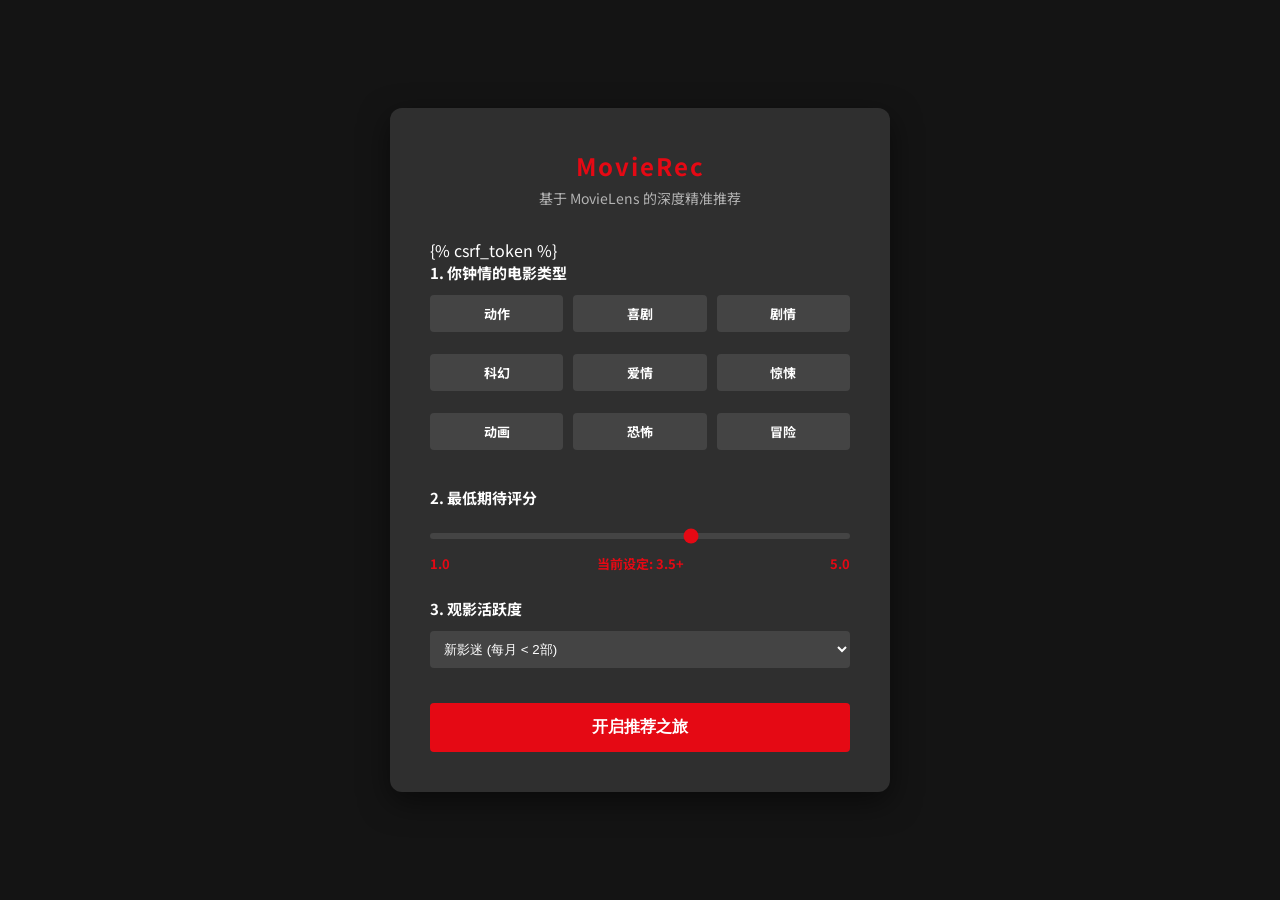
<file: templates/collect.html>
<!DOCTYPE html>
<html lang="zh-CN">
<head>
    <meta charset="UTF-8">
    <meta name="viewport" content="width=device-width, initial-scale=1.0">
    <title>MovieRec - 智能电影推荐</title>
    <link href="https://fonts.googleapis.com/css2?family=Noto+Sans+SC:wght@300;400;700&display=swap" rel="stylesheet">
    <style>
        :root {
            --primary-color: #e50914; /* Netflix Red */
            --bg-color: #141414;
            --card-bg: #2f2f2f;
            --text-main: #ffffff;
            --text-dim: #b3b3b3;
        }

        * { margin: 0; padding: 0; box-sizing: border-box; }

        body {
            background-color: var(--bg-color);
            color: var(--text-main);
            font-family: 'Noto Sans SC', sans-serif;
            display: flex;
            justify-content: center;
            align-items: center;
            min-height: 100vh;
            padding: 20px;
        }

        .container {
            background: var(--card-bg);
            width: 100%;
            max-width: 500px;
            padding: 40px;
            border-radius: 12px;
            box-shadow: 0 10px 30px rgba(0,0,0,0.5);
        }

        header { text-align: center; margin-bottom: 30px; }
        header h1 { font-size: 24px; color: var(--primary-color); letter-spacing: 2px; }
        header p { color: var(--text-dim); font-size: 14px; margin-top: 5px; }

        .form-group { margin-bottom: 25px; }
        .form-group label { display: block; margin-bottom: 12px; font-weight: bold; font-size: 15px; }

        /* 标签式多选优化 */
        .genre-grid {
            display: grid;
            grid-template-columns: repeat(3, 1fr);
            gap: 10px;
        }

        .genre-item { position: relative; }
        .genre-item input {
            position: absolute;
            opacity: 0;
            cursor: pointer;
        }

        .genre-label {
            display: block;
            padding: 8px;
            background: #444;
            text-align: center;
            border-radius: 4px;
            font-size: 13px;
            transition: all 0.3s;
            cursor: pointer;
            border: 1px solid transparent;
        }

        .genre-item input:checked + .genre-label {
            background: var(--primary-color);
            border-color: #fff;
        }

        /* 范围滑块美化 */
        input[type=range] {
            width: 100%;
            accent-color: var(--primary-color);
            background: #444;
            height: 6px;
            border-radius: 5px;
            appearance: none;
        }

        .rating-info {
            display: flex;
            justify-content: space-between;
            margin-top: 10px;
            font-size: 13px;
            color: var(--primary-color);
            font-weight: bold;
        }

        /* 提交按钮 */
        .submit-btn {
            width: 100%;
            padding: 14px;
            background: var(--primary-color);
            color: white;
            border: none;
            border-radius: 4px;
            font-size: 16px;
            font-weight: bold;
            cursor: pointer;
            transition: transform 0.2s, opacity 0.2s;
            margin-top: 10px;
        }

        .submit-btn:hover { opacity: 0.9; transform: translateY(-1px); }
        .submit-btn:disabled { background: #666; cursor: not-allowed; }

        /* 加载动画 */
        .loader {
            display: none;
            text-align: center;
            margin-top: 15px;
        }
        .spinner {
            width: 30px;
            height: 30px;
            border: 3px solid #f3f3f3;
            border-top: 3px solid var(--primary-color);
            border-radius: 50%;
            animation: spin 1s linear infinite;
            display: inline-block;
        }
        @keyframes spin { 0% { transform: rotate(0deg); } 100% { transform: rotate(360deg); } }
    </style>
</head>
<body>

<div class="container">
    <header>
        <h1>MovieRec</h1>
        <p>基于 MovieLens 的深度精准推荐</p>
    </header>

    <form id="preferenceForm">
        {% csrf_token %}
        <div class="form-group">
            <label>1. 你钟情的电影类型</label>
            <div class="genre-grid">
                <label class="genre-item"><input type="checkbox" name="genres" value="Action"><span class="genre-label">动作</span></label>
                <label class="genre-item"><input type="checkbox" name="genres" value="Comedy"><span class="genre-label">喜剧</span></label>
                <label class="genre-item"><input type="checkbox" name="genres" value="Drama"><span class="genre-label">剧情</span></label>
                <label class="genre-item"><input type="checkbox" name="genres" value="Sci-Fi"><span class="genre-label">科幻</span></label>
                <label class="genre-item"><input type="checkbox" name="genres" value="Romance"><span class="genre-label">爱情</span></label>
                <label class="genre-item"><input type="checkbox" name="genres" value="Thriller"><span class="genre-label">惊悚</span></label>
                <label class="genre-item"><input type="checkbox" name="genres" value="Animation"><span class="genre-label">动画</span></label>
                <label class="genre-item"><input type="checkbox" name="genres" value="Horror"><span class="genre-label">恐怖</span></label>
                <label class="genre-item"><input type="checkbox" name="genres" value="Adventure"><span class="genre-label">冒险</span></label>
            </div>
        </div>

        <div class="form-group">
            <label>2. 最低期待评分</label>
            <input type="range" id="ratingRange" name="min_rating" min="1" max="5" step="0.5" value="3.5">
            <div class="rating-info">
                <span>1.0</span>
                <span id="ratingValue">当前设定: 3.5+</span>
                <span>5.0</span>
            </div>
        </div>

        <div class="form-group">
            <label>3. 观影活跃度</label>
            <select name="user_level" style="width:100%; padding:10px; background:#444; color:white; border:none; border-radius:4px;">
                <option value="new">新影迷 (每月 < 2部)</option>
                <option value="active">资深影迷 (每周 1-3部)</option>
                <option value="pro">电影发烧友 (每天看)</option>
            </select>
        </div>

        <button type="submit" class="submit-btn" id="submitBtn">开启推荐之旅</button>
    </form>

    <div class="loader" id="loader">
        <div class="spinner"></div>
        <p style="font-size: 12px; margin-top: 10px;">AI 正在计算你的专属片单...</p>
    </div>
</div>

<script>
    // 动态显示评分
    const range = document.getElementById('ratingRange');
    const display = document.getElementById('ratingValue');
    range.addEventListener('input', (e) => {
        display.innerText = `当前设定: ${e.target.value}+`;
    });

    // 提交逻辑
    document.getElementById('preferenceForm').addEventListener('submit', async (e) => {
        e.preventDefault();

        // 1. 获取选中的类型
        const selectedGenres = Array.from(document.querySelectorAll('input[name="genres"]:checked'))
                                   .map(cb => cb.value);

        if (selectedGenres.length === 0) {
            alert('请至少选择一个喜欢的电影类型！');
            return;
        }

        // 2. 封装数据
        const formData = {
            genres: selectedGenres,
            minRating: parseFloat(range.value),
            userLevel: document.getElementsByName('user_level')[0].value,
            timestamp: new Date().getTime()
        };

        // 3. UI 状态切换
        const btn = document.getElementById('submitBtn');
        const loader = document.getElementById('loader');
        btn.disabled = true;
        btn.innerText = '处理中...';
        loader.style.display = 'block';

        // 4. 发送 API 请求 (替换为你的真实后端接口)
        try {
            const csrftoken = document.querySelector('[name=csrfmiddlewaretoken]').value;
            const response = await fetch('../collect/', {
                method: 'POST',
                headers: {
                    'Content-Type': 'application/json',
                    'X-CSRFToken': csrftoken 
                },
                body: JSON.stringify(formData)
            });

            if (response.ok) { // 推荐使用 response.ok，它涵盖了 200-299 范围
                const result = await response.json();
                console.log('服务器返回:', result);
                alert('推荐成功！偏好已记录。');
                // 如果你想刷新页面或跳转：
                window.location.href = '/index/'; 
            } else {
                // 处理 401 (未登录) 或 400 (格式错误)
                const errorData = await response.json();
                alert('失败：' + (errorData.error || '未知错误'));
            }
        } catch (error) {
            console.error('Error:', error);
            alert('连接后端失败，请检查 API 接口配置。');
        } finally {
            btn.disabled = false;
            btn.innerText = '开启推荐之旅';
            loader.style.display = 'none';
        }
    });
</script>

</body>
</html>
</file>
